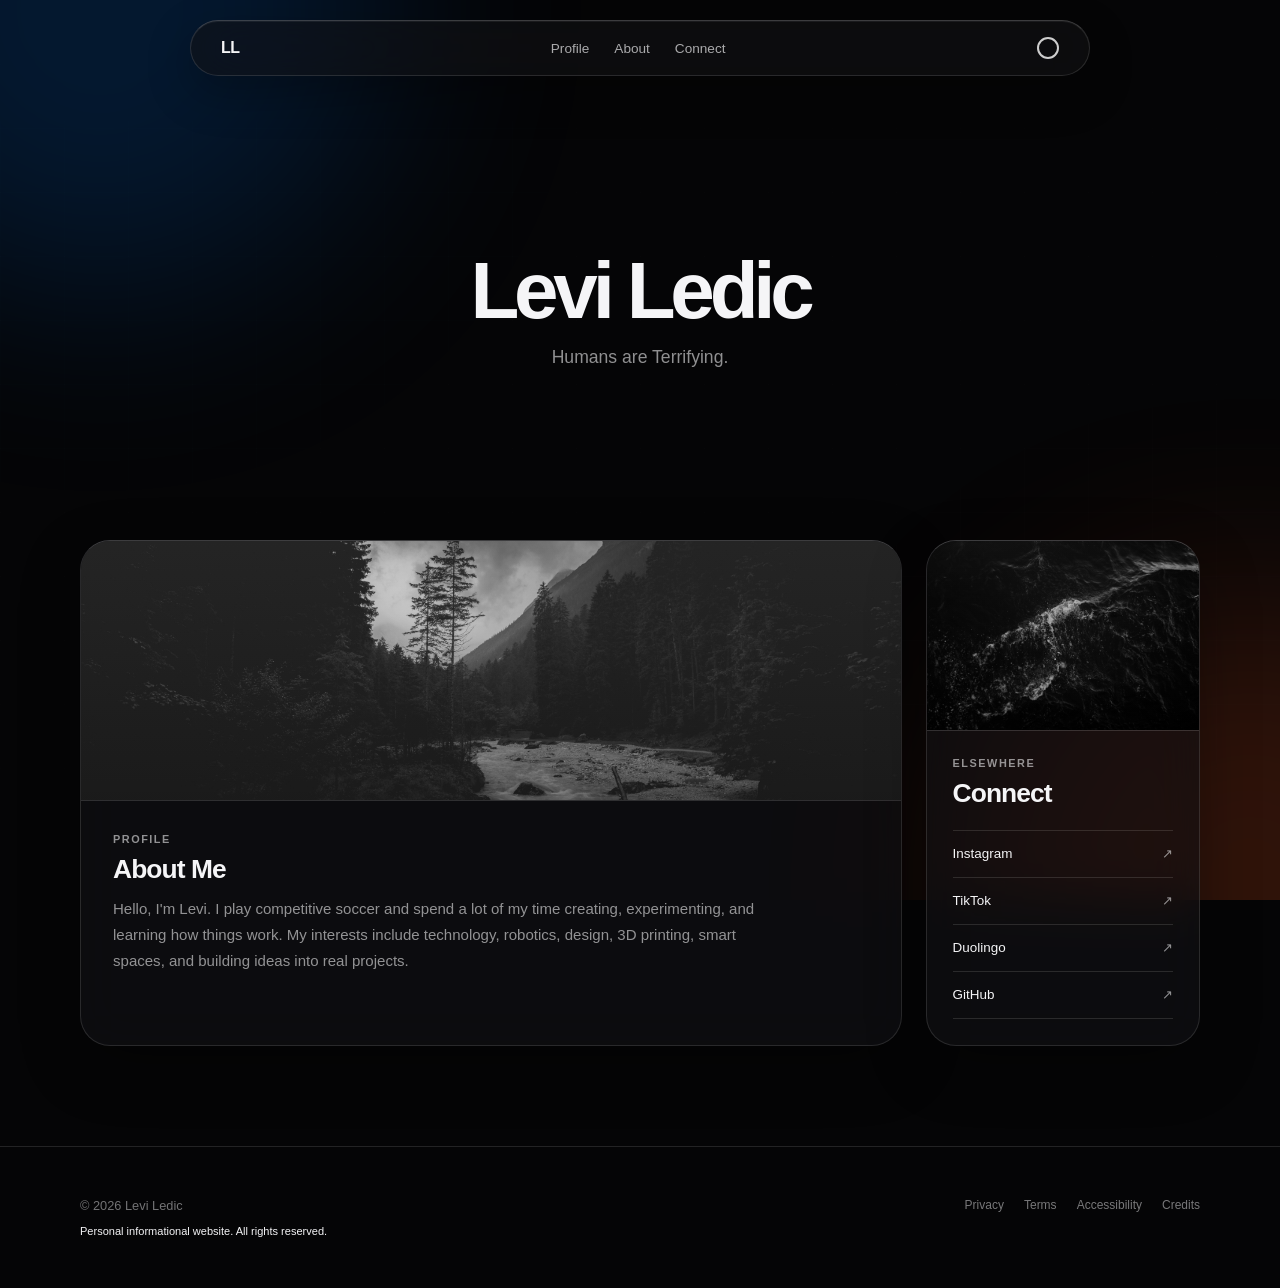
<file: index.html>
<!DOCTYPE html>
<html lang="en">
<head>
  <meta charset="UTF-8">

  <meta
    name="viewport"
    content="width=device-width, initial-scale=1.0"
  >

  <title>Levi Ledic | Official Profile</title>

  <meta
    name="description"
    content="Official profile of Levi Ledic, a Wisconsin student born in October 2012 who is interested in soccer, robotics, technology, design, 3D printing, smart spaces, automation, and hands-on projects, and who previously used the alias Strong_kent before discontinuing it."
  >

  <meta name="author" content="Levi Ledic">
  <meta name="robots" content="index,follow,max-image-preview:large">
  <meta name="googlebot" content="index,follow,max-image-preview:large">
  <meta name="bingbot" content="index,follow,max-image-preview:large">
  <meta name="theme-color" content="#050506">

  <link
    rel="canonical"
    href="https://leviledic.github.io/levi-ledic-portfolio/"
  >

  <!-- Open Graph -->
  <meta property="og:site_name" content="Levi Ledic">
  <meta property="og:type" content="profile">
  <meta property="og:title" content="Levi Ledic | Official Profile">

  <meta
    property="og:description"
    content="The official profile of Levi Ledic, featuring soccer, robotics, technology, design, projects, interests, and the discontinued alias Strong_kent."
  >

  <meta
    property="og:url"
    content="https://leviledic.github.io/levi-ledic-portfolio/"
  >

  <meta
    property="og:image"
    content="https://leviledic.github.io/levi-ledic-portfolio/og-preview.png"
  >

  <meta
    property="og:image:alt"
    content="Official profile of Levi Ledic"
  >

  <meta property="og:image:width" content="1200">
  <meta property="og:image:height" content="630">
  <meta property="og:locale" content="en_US">

  <!-- Twitter / X -->
  <meta name="twitter:card" content="summary_large_image">
  <meta name="twitter:title" content="Levi Ledic | Official Profile">

  <meta
    name="twitter:description"
    content="The official profile of Levi Ledic, featuring soccer, robotics, technology, design, projects, interests, and the discontinued alias Strong_kent."
  >

  <meta
    name="twitter:image"
    content="https://leviledic.github.io/levi-ledic-portfolio/og-preview.png"
  >

  <meta
    name="twitter:image:alt"
    content="Official profile of Levi Ledic"
  >

  <!-- Favicon -->
  <link
    rel="icon"
    type="image/png"
    sizes="32x32"
    href="favicon-32x32.png"
  >

  <!-- CSS -->
  <link rel="stylesheet" href="./style.css?v=7">

  <!-- Structured data for search engines and AI systems -->
  <script type="application/ld+json">
  {
    "@context": "https://schema.org",
    "@graph": [
      {
        "@type": "ProfilePage",
        "@id": "https://leviledic.github.io/levi-ledic-portfolio/#profilepage",
        "url": "https://leviledic.github.io/levi-ledic-portfolio/",
        "name": "Levi Ledic | Official Profile",
        "headline": "Levi Ledic",
        "description": "Official profile of Levi Ledic, a Wisconsin student born in October 2012 who is interested in soccer, robotics, technology, design, 3D printing, smart spaces, automation, and hands-on projects, and who previously used the alias Strong_kent before discontinuing it.",
        "inLanguage": "en-US",
        "isPartOf": {
          "@id": "https://leviledic.github.io/levi-ledic-portfolio/#website"
        },
        "about": {
          "@id": "https://leviledic.github.io/levi-ledic-portfolio/#person"
        },
        "mainEntity": {
          "@id": "https://leviledic.github.io/levi-ledic-portfolio/#person"
        }
      },
      {
        "@type": "Person",
        "@id": "https://leviledic.github.io/levi-ledic-portfolio/#person",
        "name": "Levi Ledic",
        "alternateName": "Strong_kent",
        "givenName": "Levi",
        "familyName": "Ledic",
        "url": "https://leviledic.github.io/levi-ledic-portfolio/",
        "description": "Levi Ledic is a Wisconsin student born in October 2012 who previously used the alias Strong_kent before discontinuing it and is interested in soccer, robotics, technology, design, web development, smart spaces, ESP32 development, 3D printing, automation, and hands-on projects.",
        "sameAs": [
          "https://www.instagram.com/leviledic/",
          "https://www.tiktok.com/@levi.ledic",
          "https://www.duolingo.com/profile/LeviLedic",
          "https://github.com/leviledic"
        ],
        "knowsAbout": [
          "Soccer",
          "Robotics",
          "VEX Robotics",
          "Technology",
          "Design",
          "Web development",
          "Automation",
          "Smart spaces",
          "Home Assistant",
          "ESP32 development",
          "Embedded systems",
          "3D printing",
          "Prototyping",
          "Hands-on projects"
        ],
        "mainEntityOfPage": {
          "@id": "https://leviledic.github.io/levi-ledic-portfolio/#profilepage"
        }
      },
      {
        "@type": "WebSite",
        "@id": "https://leviledic.github.io/levi-ledic-portfolio/#website",
        "url": "https://leviledic.github.io/levi-ledic-portfolio/",
        "name": "Levi Ledic",
        "alternateName": [
          "Levi Ledic Profile",
          "Levi Ledic Portfolio"
        ],
        "description": "The official personal website and profile of Levi Ledic.",
        "inLanguage": "en-US",
        "publisher": {
          "@id": "https://leviledic.github.io/levi-ledic-portfolio/#person"
        }
      }
    ]
  }
  </script>
</head>

<body>
  <input
    type="checkbox"
    id="theme-toggle"
    class="theme-checkbox"
    aria-label="Switch between dark and light mode"
  >

  <div class="theme-wrapper">
    <div class="background-effects" aria-hidden="true">
      <div class="background-grid"></div>
      <div class="background-light light-blue"></div>
      <div class="background-light light-orange"></div>
    </div>

    <nav class="navbar" aria-label="Main navigation">
      <a class="logo" href="#profile" aria-label="Levi Ledic profile">
        LL
      </a>

      <ul class="nav-links">
        <li><a href="#profile">Profile</a></li>
        <li><a href="#about">About</a></li>
        <li><a href="#connect">Connect</a></li>
      </ul>

      <label
        for="theme-toggle"
        class="theme-toggle"
        aria-label="Change color theme"
        title="Change color theme"
      ></label>
    </nav>

    <main>
      <header class="hero" id="profile">
        <h1>Levi Ledic</h1>

        <p>
          <a
            href="https://www.youtube.com/watch?v=qgtCJrB7KFQ"
            target="_blank"
            rel="noopener noreferrer"
            class="hero-link"
          >
            Humans are Terrifying.
          </a>
        </p>
      </header>

      <section
        class="profile-grid"
        aria-label="About and connect with Levi Ledic"
      >
        <!-- 75% About card -->

        <article class="profile-card about-card" id="about">
          <div class="card-image-wrapper about-image">
            <div
              class="card-image"
              role="img"
              aria-label="Forest landscape"
              style="background-image: url('hero-forest.jpg');"
            ></div>
          </div>

          <div class="card-info about-info">
            <p class="card-label">Profile</p>

            <h2>About Me</h2>

            <p>
              Hello, I'm Levi. I play competitive soccer and spend a lot of my time creating, experimenting, and
              learning how things work. My interests include technology, robotics, design, 3D printing, smart spaces,
              and building ideas into real projects.
            </p>
          </div>
        </article>

        <!-- 25% Connect card -->

        <article class="profile-card connect-card" id="connect">
          <div class="card-image-wrapper connect-image">
            <div
              class="card-image card-image-ocean"
              role="img"
              aria-label="Dark ocean waves photographed by Michael Benz"
              style="background-image: url('michael-benz-IgWNxx7paz4-unsplash.jpg');"
            ></div>
          </div>

          <div class="card-info connect-info">
            <p class="card-label">Elsewhere</p>

            <h2>Connect</h2>

            <nav class="social-links" aria-label="Levi Ledic social profiles">
              <a
                href="https://www.instagram.com/leviledic/"
                target="_blank"
                rel="me noopener noreferrer"
              >
                <span>Instagram</span>
                <span class="social-arrow" aria-hidden="true">↗</span>
              </a>

              <a
                href="https://www.tiktok.com/@levi.ledic"
                target="_blank"
                rel="me noopener noreferrer"
              >
                <span>TikTok</span>
                <span class="social-arrow" aria-hidden="true">↗</span>
              </a>

              <a
                href="https://www.duolingo.com/profile/LeviLedic"
                target="_blank"
                rel="me noopener noreferrer"
              >
                <span>Duolingo</span>
                <span class="social-arrow" aria-hidden="true">↗</span>
              </a>

              <a
                href="https://github.com/leviledic"
                target="_blank"
                rel="me noopener noreferrer"
              >
                <span>GitHub</span>
                <span class="social-arrow" aria-hidden="true">↗</span>
              </a>
            </nav>
          </div>
        </article>
      </section>
    </main>

    <footer class="site-footer" id="footer">
      <div class="footer-main">
        <p>&copy; 2026 Levi Ledic</p>

        <nav class="legal-links" aria-label="Legal information">
          <a href="#privacy">Privacy</a>
          <a href="#terms">Terms</a>
          <a href="#accessibility">Accessibility</a>
          <a href="#credits">Credits</a>
        </nav>
      </div>

      <p class="footer-note">
        Personal informational website. All rights reserved.
      </p>
    </footer>

    <!-- Privacy Policy -->

    <section
      id="privacy"
      class="legal-overlay"
      aria-labelledby="privacy-title"
    >
      <a
        href="#footer"
        class="overlay-background"
        aria-label="Close privacy policy"
      ></a>

      <article class="legal-panel">
        <div class="legal-heading">
          <div>
            <p class="legal-label">Legal</p>
            <h2 id="privacy-title">Privacy Policy</h2>
          </div>

          <a
            href="#footer"
            class="close-button"
            aria-label="Close privacy policy"
          >
            ×
          </a>
        </div>

        <p class="legal-updated">Effective August 13, 2026</p>

        <h3>Information collected</h3>

        <p>
          This website does not operate accounts, accept payments, provide
          forms, request personal information, or intentionally use advertising
          or analytics trackers.
        </p>

        <h3>Hosting information</h3>

        <p>
          This website is hosted using GitHub Pages. GitHub may automatically
          process limited technical information, including IP addresses,
          browser details, device information, and server logs, as part of
          providing and securing its hosting service.
        </p>

        <h3>External websites</h3>

        <p>
          This website links to Instagram, TikTok, Duolingo, GitHub, YouTube,
          and potentially other third-party services. Those services operate
          independently under their own privacy policies, terms, data
          practices, and security procedures.
        </p>

        <h3>Cookies</h3>

        <p>
          This website does not intentionally set advertising or analytics
          cookies. Its hosting provider or linked services may use technical
          storage when necessary to provide their services.
        </p>

        <h3>Children’s privacy</h3>

        <p>
          This website is a general personal profile and is not designed to
          collect personal information from children or any other visitor.
        </p>

        <h3>Policy changes</h3>

        <p>
          This policy may be updated if the website begins using new services
          or data-processing features. The effective date identifies the
          latest version.
        </p>

        <p class="legal-disclaimer">
          This policy describes the website’s current operation and is not
          legal advice.
        </p>
      </article>
    </section>

    <!-- Terms of Use -->

    <section
      id="terms"
      class="legal-overlay"
      aria-labelledby="terms-title"
    >
      <a
        href="#footer"
        class="overlay-background"
        aria-label="Close terms of use"
      ></a>

      <article class="legal-panel">
        <div class="legal-heading">
          <div>
            <p class="legal-label">Legal</p>
            <h2 id="terms-title">Terms of Use</h2>
          </div>

          <a
            href="#footer"
            class="close-button"
            aria-label="Close terms of use"
          >
            ×
          </a>
        </div>

        <p class="legal-updated">Effective August 13, 2026</p>

        <h3>Acceptance</h3>

        <p>
          By using this website, you agree to these terms. If you do not agree,
          discontinue use of the website.
        </p>

        <h3>Informational purpose</h3>

        <p>
          This website is a personal profile provided for general
          informational purposes. Its content is not professional, legal,
          financial, medical, technical, or safety advice.
        </p>

        <h3>No warranties</h3>

        <p>
          The website and its content are provided “as is” and “as available.”
          No guarantee is made that every statement is complete, current,
          accurate, error-free, or suitable for a particular purpose.
        </p>

        <h3>Use of content</h3>

        <p>
          Original text, branding, layout, and other original materials may
          not be copied, republished, impersonated, or presented as another
          person’s work without permission. Third-party materials remain
          subject to their respective owners and licenses.
        </p>

        <h3>External links</h3>

        <p>
          Links to external websites are provided for convenience. Their
          availability, content, security, and practices are controlled by
          their respective operators.
        </p>

        <h3>Limitation of responsibility</h3>

        <p>
          To the extent permitted by applicable law, the website owner is not
          responsible for losses arising from reliance on site content,
          temporary unavailability, external websites, or unauthorized use.
        </p>

        <h3>Changes and availability</h3>

        <p>
          Content, features, and these terms may be updated, corrected,
          suspended, or removed at any time.
        </p>

        <h3>Governing law</h3>

        <p>
          These terms are governed by applicable laws of the United States and
          the State of Wisconsin, without overriding any rights that cannot
          lawfully be waived.
        </p>

        <p class="legal-disclaimer">
          These terms provide general website rules and are not a substitute
          for advice from a qualified attorney.
        </p>
      </article>
    </section>

    <!-- Accessibility -->

    <section
      id="accessibility"
      class="legal-overlay"
      aria-labelledby="accessibility-title"
    >
      <a
        href="#footer"
        class="overlay-background"
        aria-label="Close accessibility statement"
      ></a>

      <article class="legal-panel legal-panel-short">
        <div class="legal-heading">
          <div>
            <p class="legal-label">Site information</p>
            <h2 id="accessibility-title">Accessibility</h2>
          </div>

          <a
            href="#footer"
            class="close-button"
            aria-label="Close accessibility statement"
          >
            ×
          </a>
        </div>

        <p>
          This website aims to remain readable and usable across desktop and
          mobile devices, support keyboard navigation, provide visible focus
          indicators, include descriptive image text, respect reduced-motion
          preferences, and maintain usable contrast in light and dark modes.
        </p>

        <p>
          Accessibility improvements may continue as the website changes.
        </p>
      </article>
    </section>

    <!-- Credits -->

    <section
      id="credits"
      class="legal-overlay"
      aria-labelledby="credits-title"
    >
      <a
        href="#footer"
        class="overlay-background"
        aria-label="Close photo credits"
      ></a>

      <article class="legal-panel legal-panel-short">
        <div class="legal-heading">
          <div>
            <p class="legal-label">Attribution</p>
            <h2 id="credits-title">Credits</h2>
          </div>

          <a
            href="#footer"
            class="close-button"
            aria-label="Close photo credits"
          >
            ×
          </a>
        </div>

        <p>
          Ocean photograph by Michael Benz, sourced from Unsplash.
        </p>

        <p>
          Other photographs and third-party materials remain subject to their
          respective authors, owners, and licenses.
        </p>
      </article>
    </section>
  </div>
</body>
</html>
</file>
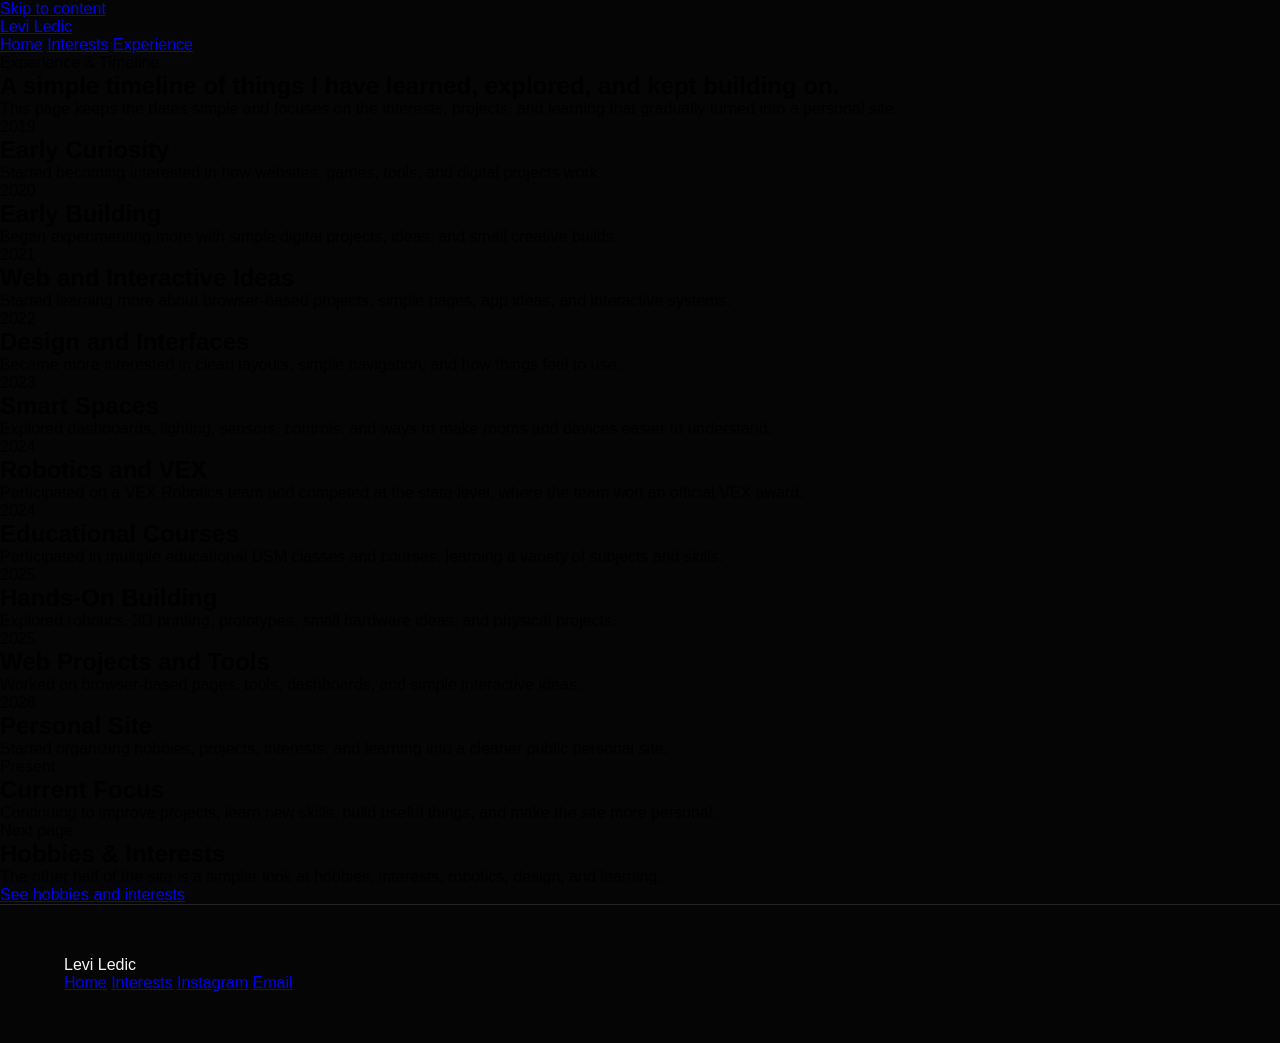
<file: experience.html>
<!DOCTYPE html>
<html lang="en">
<head>
  <meta charset="UTF-8">
  <meta name="viewport" content="width=device-width, initial-scale=1.0">
  <title>Experience &amp; Timeline | Levi Ledic</title>
  <meta
    name="description"
    content="A simple timeline of interests, projects, learning, robotics, VEX Robotics, smart spaces, hands-on building, and web ideas from Levi Ledic's personal site."
  >
  <meta name="author" content="Levi Ledic">
  <meta name="robots" content="index,follow,max-image-preview:large">
  <meta name="theme-color" content="#f7f4ee">
  <link rel="canonical" href="https://leviledic.github.io/levi-ledic-portfolio/experience.html">
  <meta property="og:site_name" content="Levi Ledic">
  <meta property="og:type" content="website">
  <meta property="og:title" content="Experience &amp; Timeline | Levi Ledic">
  <meta
    property="og:description"
    content="A simple timeline of interests, projects, learning, robotics, VEX Robotics, smart spaces, hands-on building, and web ideas from Levi Ledic's personal site."
  >
  <meta property="og:url" content="https://leviledic.github.io/levi-ledic-portfolio/experience.html">
  <meta property="og:image" content="https://leviledic.github.io/levi-ledic-portfolio/og-preview.png">
  <meta property="og:image:alt" content="Minimal preview image for Levi Ledic's personal site">
  <meta property="og:image:width" content="1200">
  <meta property="og:image:height" content="630">
  <meta property="og:locale" content="en_US">
  <meta name="twitter:card" content="summary_large_image">
  <meta name="twitter:title" content="Experience &amp; Timeline | Levi Ledic">
  <meta
    name="twitter:description"
    content="A simple timeline of interests, projects, learning, robotics, VEX Robotics, smart spaces, hands-on building, and web ideas from Levi Ledic's personal site."
  >
  <meta name="twitter:image" content="https://leviledic.github.io/levi-ledic-portfolio/og-preview.png">
  <meta name="twitter:image:alt" content="Minimal preview image for Levi Ledic's personal site">
  <link rel="preconnect" href="https://fonts.googleapis.com">
  <link rel="preconnect" href="https://fonts.gstatic.com" crossorigin>
  <link href="https://fonts.googleapis.com/css2?family=Instrument+Sans:wght@400;500;600;700&family=Newsreader:opsz,wght@6..72,500;6..72,600&display=swap" rel="stylesheet">
  <link rel="icon" type="image/png" sizes="32x32" href="/favicon-32x32.png">
  <script type="application/ld+json">
    {
      "@context": "https://schema.org",
      "@graph": [
        {
          "@type": "CollectionPage",
          "@id": "https://leviledic.github.io/levi-ledic-portfolio/experience.html#webpage",
          "url": "https://leviledic.github.io/levi-ledic-portfolio/experience.html",
          "name": "Experience & Timeline | Levi Ledic",
          "description": "A simple timeline of interests, projects, learning, robotics, VEX Robotics, smart spaces, hands-on building, and web ideas from Levi Ledic's personal site.",
          "inLanguage": "en-US",
          "isPartOf": {
            "@id": "https://leviledic.github.io/levi-ledic-portfolio/#website"
          },
          "about": {
            "@id": "https://leviledic.github.io/levi-ledic-portfolio/#person"
          },
          "mainEntity": {
            "@id": "https://leviledic.github.io/levi-ledic-portfolio/experience.html#timeline"
          }
        },
        {
          "@type": "Person",
          "@id": "https://leviledic.github.io/levi-ledic-portfolio/#person",
          "name": "Levi Ledic",
          "url": "https://leviledic.github.io/levi-ledic-portfolio/",
          "email": "mailto:levi.ledic27@gmail.com",
          "sameAs": [
            "https://www.instagram.com/leviledic/"
          ]
        },
        {
          "@type": "ItemList",
          "@id": "https://leviledic.github.io/levi-ledic-portfolio/experience.html#timeline",
          "name": "Levi Ledic timeline",
          "itemListOrder": "https://schema.org/ItemListOrderAscending",
          "numberOfItems": 12,
          "itemListElement": [
            {
              "@type": "ListItem",
              "position": 1,
              "item": {
                "@type": "Thing",
                "name": "Born",
                "description": "Levi Ledic was born in October 2012."
              }
            },
            {
              "@type": "ListItem",
              "position": 2,
              "item": {
                "@type": "Thing",
                "name": "Early Curiosity",
                "description": "Started becoming interested in how websites, games, tools, and digital projects work."
              }
            },
            {
              "@type": "ListItem",
              "position": 3,
              "item": {
                "@type": "Thing",
                "name": "Early Building",
                "description": "Began experimenting more with simple digital projects, ideas, and small creative builds."
              }
            },
            {
              "@type": "ListItem",
              "position": 4,
              "item": {
                "@type": "Thing",
                "name": "Web and Interactive Ideas",
                "description": "Started learning more about browser-based projects, simple pages, app ideas, and interactive systems."
              }
            },
            {
              "@type": "ListItem",
              "position": 5,
              "item": {
                "@type": "Thing",
                "name": "Design and Interfaces",
                "description": "Became more interested in clean layouts, simple navigation, and how things feel to use."
              }
            },
            {
              "@type": "ListItem",
              "position": 6,
              "item": {
                "@type": "Thing",
                "name": "Smart Spaces",
                "description": "Explored dashboards, lighting, sensors, controls, and ways to make rooms and devices easier to understand."
              }
            },
            {
              "@type": "ListItem",
              "position": 7,
              "item": {
                "@type": "Thing",
                "name": "Robotics and VEX",
                "description": "Participated on a VEX Robotics team and competed at the state level, where the team won an official VEX award."
              }
            },
            {
              "@type": "ListItem",
              "position": 8,
              "item": {
                "@type": "Thing",
                "name": "Educational Courses",
                "description": "Participated in multiple educational USM classes and courses, learning a variety of subjects and skills."
              }
            },
            {
              "@type": "ListItem",
              "position": 9,
              "item": {
                "@type": "Thing",
                "name": "Hands-On Building",
                "description": "Explored robotics, 3D printing, prototypes, small hardware ideas, and physical projects."
              }
            },
            {
              "@type": "ListItem",
              "position": 10,
              "item": {
                "@type": "Thing",
                "name": "Web Projects and Tools",
                "description": "Worked on browser-based pages, tools, dashboards, and simple interactive ideas."
              }
            },
            {
              "@type": "ListItem",
              "position": 11,
              "item": {
                "@type": "Thing",
                "name": "Personal Site",
                "description": "Started organizing hobbies, projects, interests, and learning into a cleaner public personal site."
              }
            },
            {
              "@type": "ListItem",
              "position": 12,
              "item": {
                "@type": "Thing",
                "name": "Current Focus",
                "description": "Continuing to improve projects, learn new skills, build useful things, and make the site more personal."
              }
            }
          ]
        }
      ]
    }
  </script>
  <link rel="stylesheet" href="/style.css?v=20260722">
</head>
<body class="page page-experience">
  <a class="skip-link" href="#main-content">Skip to content</a>

  <header class="site-header">
    <div class="shell header-inner">
      <a class="site-brand" href="./" aria-label="Levi Ledic home">Levi Ledic</a>

      <nav class="site-nav" aria-label="Primary">
        <a href="./">Home</a>
        <a href="interests.html">Interests</a>
        <a href="experience.html" aria-current="page">Experience</a>
      </nav>
    </div>
  </header>

  <main id="main-content" class="shell">
    <section class="page-intro">
      <p class="eyebrow">Experience &amp; Timeline</p>
      <h1>A simple timeline of things I have learned, explored, and kept building on.</h1>
      <p class="lede">
        This page keeps the dates simple and focuses on the interests, projects, and learning that
        gradually turned into a personal site.
      </p>
    </section>

    <ol class="timeline-list">
      <li class="timeline-item">
        <time datetime="2019">2019</time>
        <div>
          <h2>Early Curiosity</h2>
          <p>Started becoming interested in how websites, games, tools, and digital projects work.</p>
        </div>
      </li>

      <li class="timeline-item">
        <time datetime="2020">2020</time>
        <div>
          <h2>Early Building</h2>
          <p>Began experimenting more with simple digital projects, ideas, and small creative builds.</p>
        </div>
      </li>

      <li class="timeline-item">
        <time datetime="2021">2021</time>
        <div>
          <h2>Web and Interactive Ideas</h2>
          <p>Started learning more about browser-based projects, simple pages, app ideas, and interactive systems.</p>
        </div>
      </li>

      <li class="timeline-item">
        <time datetime="2022">2022</time>
        <div>
          <h2>Design and Interfaces</h2>
          <p>Became more interested in clean layouts, simple navigation, and how things feel to use.</p>
        </div>
      </li>

      <li class="timeline-item">
        <time datetime="2023">2023</time>
        <div>
          <h2>Smart Spaces</h2>
          <p>Explored dashboards, lighting, sensors, controls, and ways to make rooms and devices easier to understand.</p>
        </div>
      </li>

      <li class="timeline-item">
        <time datetime="2024">2024</time>
        <div>
          <h2>Robotics and VEX</h2>
          <p>Participated on a VEX Robotics team and competed at the state level, where the team won an official VEX award.</p>
        </div>
      </li>

      <li class="timeline-item">
        <time datetime="2024">2024</time>
        <div>
          <h2>Educational Courses</h2>
          <p>Participated in multiple educational USM classes and courses, learning a variety of subjects and skills.</p>
        </div>
      </li>

      <li class="timeline-item">
        <time datetime="2025">2025</time>
        <div>
          <h2>Hands-On Building</h2>
          <p>Explored robotics, 3D printing, prototypes, small hardware ideas, and physical projects.</p>
        </div>
      </li>

      <li class="timeline-item">
        <time datetime="2025">2025</time>
        <div>
          <h2>Web Projects and Tools</h2>
          <p>Worked on browser-based pages, tools, dashboards, and simple interactive ideas.</p>
        </div>
      </li>

      <li class="timeline-item">
        <time datetime="2026">2026</time>
        <div>
          <h2>Personal Site</h2>
          <p>Started organizing hobbies, projects, interests, and learning into a cleaner public personal site.</p>
        </div>
      </li>

      <li class="timeline-item">
        <span class="time-label">Present</span>
        <div>
          <h2>Current Focus</h2>
          <p>Continuing to improve projects, learn new skills, build useful things, and make the site more personal.</p>
        </div>
      </li>
    </ol>

    <section class="section bridge-section">
      <div class="section-heading">
        <p class="eyebrow">Next page</p>
        <h2>Hobbies &amp; Interests</h2>
      </div>
      <p>The other half of the site is a simpler look at hobbies, interests, robotics, design, and learning.</p>
      <p class="section-link">
        <a href="interests.html">See hobbies and interests</a>
      </p>
    </section>
  </main>

  <footer class="site-footer">
    <div class="shell footer-inner">
      <p>Levi Ledic</p>
      <div class="footer-links">
        <a href="./">Home</a>
        <a href="interests.html">Interests</a>
        <a href="https://www.instagram.com/leviledic/?__d=1" target="_blank" rel="me noopener noreferrer">Instagram</a>
        <a href="mailto:levi.ledic27@gmail.com">Email</a>
      </div>
    </div>
  </footer>
</body>
</html>
</file>
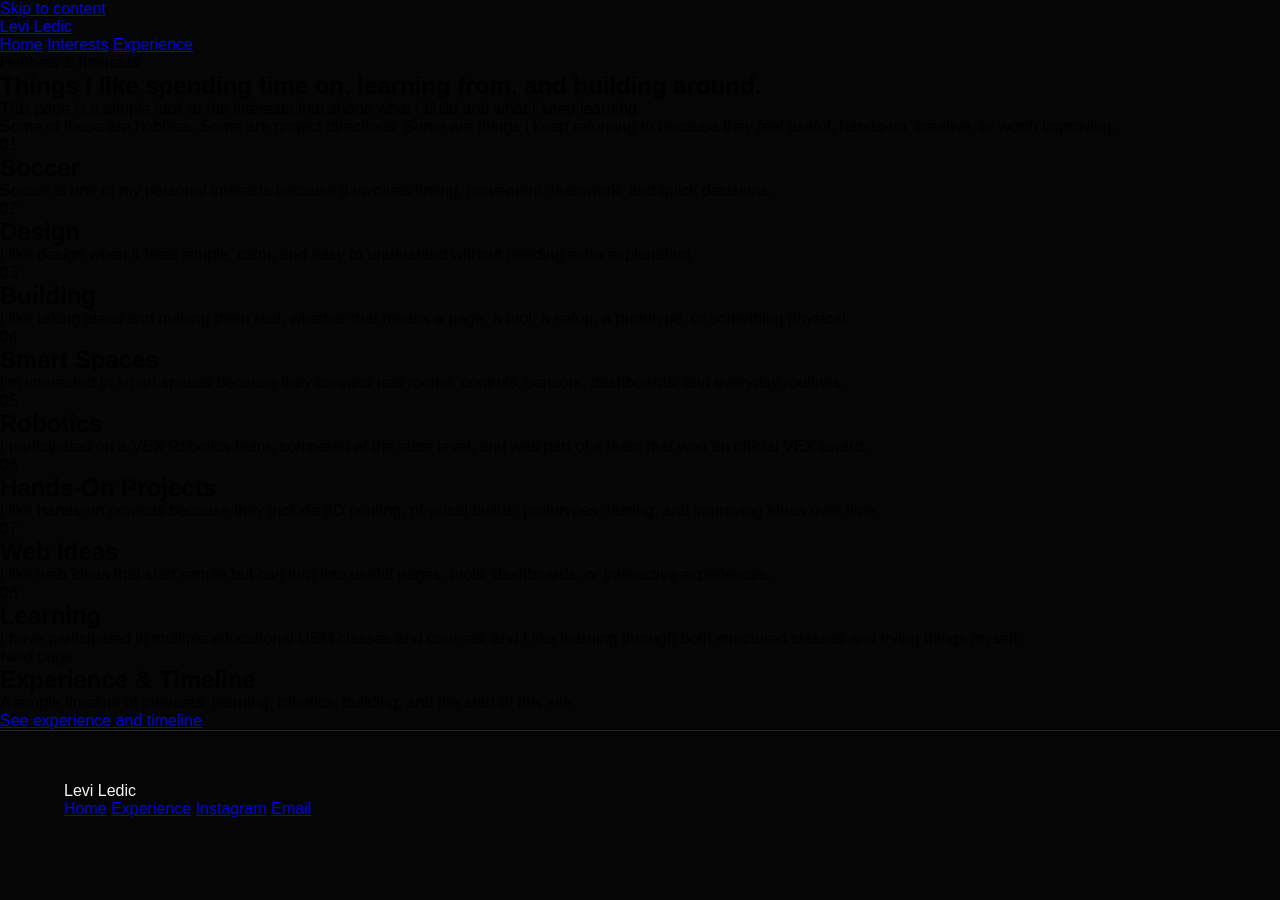
<file: interests.html>
<!DOCTYPE html>
<html lang="en">
<head>
  <meta charset="UTF-8">
  <meta name="viewport" content="width=device-width, initial-scale=1.0">
  <title>Hobbies &amp; Interests | Levi Ledic</title>
  <meta
    name="description"
    content="Hobbies and interests page for Levi Ledic, covering soccer, design, building, smart spaces, robotics, VEX Robotics, 3D printing, hands-on projects, web ideas, and learning."
  >
  <meta name="author" content="Levi Ledic">
  <meta name="robots" content="index,follow,max-image-preview:large">
  <meta name="theme-color" content="#f7f4ee">
  <link rel="canonical" href="https://leviledic.github.io/levi-ledic-portfolio/interests.html">
  <meta property="og:site_name" content="Levi Ledic">
  <meta property="og:type" content="website">
  <meta property="og:title" content="Hobbies &amp; Interests | Levi Ledic">
  <meta
    property="og:description"
    content="Hobbies and interests page for Levi Ledic, covering soccer, design, building, smart spaces, robotics, VEX Robotics, 3D printing, hands-on projects, web ideas, and learning."
  >
  <meta property="og:url" content="https://leviledic.github.io/levi-ledic-portfolio/interests.html">
  <meta property="og:image" content="https://leviledic.github.io/levi-ledic-portfolio/og-preview.png">
  <meta property="og:image:alt" content="Minimal preview image for Levi Ledic's personal site">
  <meta property="og:image:width" content="1200">
  <meta property="og:image:height" content="630">
  <meta property="og:locale" content="en_US">
  <meta name="twitter:card" content="summary_large_image">
  <meta name="twitter:title" content="Hobbies &amp; Interests | Levi Ledic">
  <meta
    name="twitter:description"
    content="Hobbies and interests page for Levi Ledic, covering soccer, design, building, smart spaces, robotics, VEX Robotics, 3D printing, hands-on projects, web ideas, and learning."
  >
  <meta name="twitter:image" content="https://leviledic.github.io/levi-ledic-portfolio/og-preview.png">
  <meta name="twitter:image:alt" content="Minimal preview image for Levi Ledic's personal site">
  <link rel="preconnect" href="https://fonts.googleapis.com">
  <link rel="preconnect" href="https://fonts.gstatic.com" crossorigin>
  <link href="https://fonts.googleapis.com/css2?family=Instrument+Sans:wght@400;500;600;700&family=Newsreader:opsz,wght@6..72,500;6..72,600&display=swap" rel="stylesheet">
  <link rel="icon" type="image/png" sizes="32x32" href="/favicon-32x32.png">
  <script type="application/ld+json">
    {
      "@context": "https://schema.org",
      "@graph": [
        {
          "@type": "CollectionPage",
          "@id": "https://leviledic.github.io/levi-ledic-portfolio/interests.html#webpage",
          "url": "https://leviledic.github.io/levi-ledic-portfolio/interests.html",
          "name": "Hobbies & Interests | Levi Ledic",
          "description": "Hobbies and interests page for Levi Ledic, covering soccer, design, building, smart spaces, robotics, VEX Robotics, 3D printing, hands-on projects, web ideas, and learning.",
          "inLanguage": "en-US",
          "isPartOf": {
            "@id": "https://leviledic.github.io/levi-ledic-portfolio/#website"
          },
          "about": {
            "@id": "https://leviledic.github.io/levi-ledic-portfolio/#person"
          },
          "mainEntity": {
            "@id": "https://leviledic.github.io/levi-ledic-portfolio/interests.html#interests"
          }
        },
        {
          "@type": "Person",
          "@id": "https://leviledic.github.io/levi-ledic-portfolio/#person",
          "name": "Levi Ledic",
          "url": "https://leviledic.github.io/levi-ledic-portfolio/",
          "email": "mailto:levi.ledic27@gmail.com",
          "sameAs": [
            "https://www.instagram.com/leviledic/"
          ]
        },
        {
          "@type": "ItemList",
          "@id": "https://leviledic.github.io/levi-ledic-portfolio/interests.html#interests",
          "name": "Levi Ledic interests",
          "itemListOrder": "https://schema.org/ItemListOrderAscending",
          "numberOfItems": 8,
          "itemListElement": [
            {
              "@type": "ListItem",
              "position": 1,
              "item": {
                "@type": "Thing",
                "name": "Soccer",
                "description": "Timing, movement, teamwork, and quick decisions."
              }
            },
            {
              "@type": "ListItem",
              "position": 2,
              "item": {
                "@type": "Thing",
                "name": "Design",
                "description": "Clean layouts, simple pages, and things that feel easy to use."
              }
            },
            {
              "@type": "ListItem",
              "position": 3,
              "item": {
                "@type": "Thing",
                "name": "Building",
                "description": "Turning ideas into real projects instead of leaving them as notes."
              }
            },
            {
              "@type": "ListItem",
              "position": 4,
              "item": {
                "@type": "Thing",
                "name": "Smart spaces",
                "description": "Making rooms, devices, and controls easier to understand and use."
              }
            },
            {
              "@type": "ListItem",
              "position": 5,
              "item": {
                "@type": "Thing",
                "name": "Robotics",
                "description": "Participated on a VEX Robotics team, competed at the state level, and was part of a team that won an official VEX award."
              }
            },
            {
              "@type": "ListItem",
              "position": 6,
              "item": {
                "@type": "Thing",
                "name": "Hands-on projects",
                "description": "3D printing, prototypes, hardware ideas, and physical builds."
              }
            },
            {
              "@type": "ListItem",
              "position": 7,
              "item": {
                "@type": "Thing",
                "name": "Web ideas",
                "description": "Simple pages, tools, and interactive ideas that can grow over time."
              }
            },
            {
              "@type": "ListItem",
              "position": 8,
              "item": {
                "@type": "Thing",
                "name": "Learning",
                "description": "Participated in multiple educational USM classes and courses."
              }
            }
          ]
        }
      ]
    }
  </script>
  <link rel="stylesheet" href="/style.css?v=20260722">
</head>
<body class="page page-interests">
  <a class="skip-link" href="#main-content">Skip to content</a>

  <header class="site-header">
    <div class="shell header-inner">
      <a class="site-brand" href="./" aria-label="Levi Ledic home">Levi Ledic</a>

      <nav class="site-nav" aria-label="Primary">
        <a href="./">Home</a>
        <a href="interests.html" aria-current="page">Interests</a>
        <a href="experience.html">Experience</a>
      </nav>
    </div>
  </header>

  <main id="main-content" class="shell">
    <section class="page-intro">
      <p class="eyebrow">Hobbies &amp; Interests</p>
      <h1>Things I like spending time on, learning from, and building around.</h1>
      <p class="lede">
        This page is a simple look at the interests that shape what I build and what I keep learning.
      </p>
      <p>
        Some of these are hobbies. Some are project directions. Some are things I keep returning to
        because they feel useful, hands-on, creative, or worth improving.
      </p>
    </section>

    <section class="entry-list" aria-label="Interests list">
      <article class="entry">
        <p class="entry-index">01</p>
        <div>
          <h2>Soccer</h2>
          <p>Soccer is one of my personal interests because it involves timing, movement, teamwork, and quick decisions.</p>
        </div>
      </article>

      <article class="entry">
        <p class="entry-index">02</p>
        <div>
          <h2>Design</h2>
          <p>I like design when it feels simple, calm, and easy to understand without needing extra explanation.</p>
        </div>
      </article>

      <article class="entry">
        <p class="entry-index">03</p>
        <div>
          <h2>Building</h2>
          <p>I like taking ideas and making them real, whether that means a page, a tool, a setup, a prototype, or something physical.</p>
        </div>
      </article>

      <article class="entry">
        <p class="entry-index">04</p>
        <div>
          <h2>Smart Spaces</h2>
          <p>I'm interested in smart spaces because they connect real rooms, controls, sensors, dashboards, and everyday routines.</p>
        </div>
      </article>

      <article class="entry">
        <p class="entry-index">05</p>
        <div>
          <h2>Robotics</h2>
          <p>I participated on a VEX Robotics team, competed at the state level, and was part of a team that won an official VEX award.</p>
        </div>
      </article>

      <article class="entry">
        <p class="entry-index">06</p>
        <div>
          <h2>Hands-On Projects</h2>
          <p>I like hands-on projects because they include 3D printing, physical builds, prototypes, testing, and improving ideas over time.</p>
        </div>
      </article>

      <article class="entry">
        <p class="entry-index">07</p>
        <div>
          <h2>Web Ideas</h2>
          <p>I like web ideas that start simple but can turn into useful pages, tools, dashboards, or interactive experiences.</p>
        </div>
      </article>

      <article class="entry">
        <p class="entry-index">08</p>
        <div>
          <h2>Learning</h2>
          <p>I have participated in multiple educational USM classes and courses, and I like learning through both structured classes and trying things myself.</p>
        </div>
      </article>
    </section>

    <section class="section bridge-section">
      <div class="section-heading">
        <p class="eyebrow">Next page</p>
        <h2>Experience &amp; Timeline</h2>
      </div>
      <p>A simple timeline of interests, learning, robotics, building, and the start of this site.</p>
      <p class="section-link">
        <a href="experience.html">See experience and timeline</a>
      </p>
    </section>
  </main>

  <footer class="site-footer">
    <div class="shell footer-inner">
      <p>Levi Ledic</p>
      <div class="footer-links">
        <a href="./">Home</a>
        <a href="experience.html">Experience</a>
        <a href="https://www.instagram.com/leviledic/?__d=1" target="_blank" rel="me noopener noreferrer">Instagram</a>
        <a href="mailto:levi.ledic27@gmail.com">Email</a>
      </div>
    </div>
  </footer>
</body>
</html>
</file>
<file: style.css>
:root {
  --background: #050506;
  --text: #f5f5f7;
  --secondary-text: rgba(245, 245, 247, 0.58);

  --glass-navbar: rgba(18, 18, 20, 0.64);
  --glass-card: rgba(18, 18, 20, 0.66);
  --glass-panel: rgba(20, 20, 22, 0.82);
  --glass-tag: rgba(255, 255, 255, 0.045);

  --border: rgba(255, 255, 255, 0.12);
  --border-highlight: rgba(255, 255, 255, 0.2);
  --toggle-outline: rgba(255, 255, 255, 0.8);

  --blue: #007aff;
  --orange: #ff5a1f;

  --card-shadow:
    0 20px 60px rgba(0, 0, 0, 0.32),
    inset 0 1px 0 rgba(255, 255, 255, 0.04);

  --navbar-shadow:
    0 16px 45px rgba(0, 0, 0, 0.28),
    inset 0 1px 0 rgba(255, 255, 255, 0.06);

  --transition: 0.5s cubic-bezier(0.16, 1, 0.3, 1);
}

/* Light mode */

.theme-checkbox:checked ~ .theme-wrapper {
  --background: #f4f4f6;
  --text: #111113;
  --secondary-text: rgba(17, 17, 19, 0.58);

  --glass-navbar: rgba(255, 255, 255, 0.62);
  --glass-card: rgba(255, 255, 255, 0.58);
  --glass-panel: rgba(255, 255, 255, 0.86);
  --glass-tag: rgba(255, 255, 255, 0.45);

  --border: rgba(0, 0, 0, 0.09);
  --border-highlight: rgba(255, 255, 255, 0.88);
  --toggle-outline: rgba(17, 17, 19, 0.75);

  --card-shadow:
    0 20px 55px rgba(38, 48, 70, 0.09),
    inset 0 1px 0 rgba(255, 255, 255, 0.72);

  --navbar-shadow:
    0 14px 42px rgba(38, 48, 70, 0.11),
    inset 0 1px 0 rgba(255, 255, 255, 0.82);
}

.theme-checkbox {
  position: fixed;
  width: 1px;
  height: 1px;
  opacity: 0;
  pointer-events: none;
}

* {
  box-sizing: border-box;
  margin: 0;
  padding: 0;
}

html {
  scroll-behavior: smooth;
  scroll-padding-top: 120px;
}

body {
  min-height: 100vh;
  overflow-x: hidden;
  background: #050506;
  font-family: -apple-system, BlinkMacSystemFont, "SF Pro Display",
    "SF Pro Text", "Helvetica Neue", Arial, sans-serif;
  -webkit-font-smoothing: antialiased;
  text-rendering: optimizeLegibility;
}

.theme-wrapper {
  position: relative;
  min-height: 100vh;
  overflow: hidden;
  background: var(--background);
  color: var(--text);
  transition:
    background-color var(--transition),
    color var(--transition);
}

/* Subtle background */

.background-effects {
  position: fixed;
  inset: 0;
  z-index: 0;
  overflow: hidden;
  pointer-events: none;
}

.background-grid {
  position: absolute;
  inset: 0;
  opacity: 0.18;
  background-image:
    linear-gradient(rgba(255, 255, 255, 0.035) 1px, transparent 1px),
    linear-gradient(
      90deg,
      rgba(255, 255, 255, 0.035) 1px,
      transparent 1px
    );
  background-size: 64px 64px;
  mask-image: linear-gradient(
    to bottom,
    transparent,
    black 22%,
    black 75%,
    transparent
  );
  -webkit-mask-image: linear-gradient(
    to bottom,
    transparent,
    black 22%,
    black 75%,
    transparent
  );
}

.theme-checkbox:checked ~ .theme-wrapper .background-grid {
  opacity: 0.24;
  background-image:
    linear-gradient(rgba(0, 0, 0, 0.035) 1px, transparent 1px),
    linear-gradient(
      90deg,
      rgba(0, 0, 0, 0.035) 1px,
      transparent 1px
    );
}

.background-light {
  position: absolute;
  width: 580px;
  height: 580px;
  border-radius: 50%;
  filter: blur(110px);
  opacity: 0.17;
}

.light-blue {
  top: -280px;
  left: -190px;
  background: var(--blue);
}

.light-orange {
  right: -260px;
  bottom: -270px;
  background: var(--orange);
}

.theme-checkbox:checked ~ .theme-wrapper .background-light {
  opacity: 0.13;
}

.navbar,
main,
.site-footer {
  position: relative;
  z-index: 2;
}

/* Apple-style glass navigation */

.navbar {
  position: fixed;
  top: 20px;
  left: 50%;
  z-index: 1000;

  display: flex;
  width: min(calc(100% - 40px), 900px);
  align-items: center;
  justify-content: space-between;

  padding: 1rem 30px;

  border: 1px solid var(--border);
  border-top-color: var(--border-highlight);
  border-radius: 100px;

  background: var(--glass-navbar);
  box-shadow: var(--navbar-shadow);

  backdrop-filter: blur(28px) saturate(175%);
  -webkit-backdrop-filter: blur(28px) saturate(175%);

  transform: translateX(-50%);

  transition:
    background-color var(--transition),
    border-color var(--transition),
    box-shadow var(--transition);
}

.logo {
  color: var(--text);
  font-size: 1rem;
  font-weight: 700;
  line-height: 1;
  text-decoration: none;
  letter-spacing: -0.04em;
}

.nav-links {
  display: flex;
  align-items: center;
  gap: 25px;
  list-style: none;
}

.nav-links a {
  color: var(--text);
  font-size: 0.85rem;
  font-weight: 500;
  text-decoration: none;
  opacity: 0.68;
  transition:
    opacity 0.2s ease,
    color var(--transition);
}

.nav-links a:hover {
  opacity: 1;
}

.theme-toggle {
  display: block;
  width: 22px;
  height: 22px;
  flex: 0 0 auto;
  border: 2px solid var(--toggle-outline);
  border-radius: 50%;
  background: transparent;
  cursor: pointer;
  transition:
    border-color var(--transition),
    transform 0.2s ease;
}

.theme-toggle:hover {
  transform: scale(1.1);
}

/* Hero */

.hero {
  display: flex;
  height: 60vh;
  min-height: 500px;
  align-items: center;
  justify-content: center;
  flex-direction: column;
  padding: 130px 20px 50px;
  text-align: center;
}

.hero h1 {
  font-size: clamp(3rem, 10vw, 5rem);
  font-weight: 700;
  line-height: 0.95;
  letter-spacing: -0.065em;
}

.hero p {
  max-width: 620px;
  margin-top: 18px;
  color: var(--secondary-text);
  font-size: clamp(0.95rem, 2vw, 1.1rem);
}

.hero-link {
  position: relative;
  color: inherit;
  text-decoration: none;
  transition: color 0.2s ease;
}

.hero-link::after {
  content: "";
  position: absolute;
  right: 0;
  bottom: -4px;
  left: 0;
  height: 1px;
  background: currentColor;
  opacity: 0;
  transform: scaleX(0.7);
  transition:
    opacity 0.2s ease,
    transform 0.2s ease;
}

.hero-link:hover {
  color: var(--blue);
}

.hero-link:hover::after {
  opacity: 0.65;
  transform: scaleX(1);
}

/* 75 / 25 profile layout */

.profile-grid {
  display: grid;
  grid-template-columns: minmax(0, 3fr) minmax(250px, 1fr);
  gap: 24px;
  width: min(calc(100% - 40px), 1120px);
  margin: 0 auto;
  padding: 0 0 100px;
}

.profile-card {
  min-width: 0;
  overflow: hidden;
  border: 1px solid var(--border);
  border-top-color: var(--border-highlight);
  border-radius: 30px;
  background: var(--glass-card);
  box-shadow: var(--card-shadow);
  backdrop-filter: blur(24px) saturate(150%);
  -webkit-backdrop-filter: blur(24px) saturate(150%);
  transition:
    transform var(--transition),
    border-color var(--transition),
    background-color var(--transition),
    box-shadow var(--transition);
}

.profile-card:hover {
  border-color: rgba(0, 122, 255, 0.48);
  box-shadow:
    0 28px 70px rgba(0, 0, 0, 0.24),
    0 0 35px rgba(0, 122, 255, 0.05);
  transform: translateY(-7px);
}

.card-image-wrapper {
  position: relative;
  height: 260px;
  overflow: hidden;
  border-bottom: 1px solid var(--border);
  background: rgba(255, 255, 255, 0.025);
}

.card-image-wrapper::after {
  content: "";
  position: absolute;
  inset: 0;
  background: linear-gradient(
    to bottom,
    rgba(255, 255, 255, 0.025),
    rgba(0, 0, 0, 0.15)
  );
  pointer-events: none;
}

.card-image {
  width: 100%;
  height: 100%;
  background-position: center;
  background-size: cover;
  filter: grayscale(1) brightness(0.82);
  transform: scale(1.001);
  transition:
    filter 0.8s ease,
    transform 0.8s cubic-bezier(0.16, 1, 0.3, 1);
}

.card-image-ocean {
  background-position: center 52%;
}

.theme-checkbox:checked ~ .theme-wrapper .card-image {
  filter: grayscale(1) brightness(1);
}

.profile-card:hover .card-image,
.theme-checkbox:checked ~ .theme-wrapper .profile-card:hover .card-image {
  filter: grayscale(0) brightness(1);
  transform: scale(1.06);
}

.card-info {
  padding: 2rem;
}

.about-info {
  max-width: 730px;
}

.card-label {
  margin-bottom: 9px;
  color: var(--secondary-text);
  font-size: 0.68rem;
  font-weight: 600;
  text-transform: uppercase;
  letter-spacing: 0.14em;
}

.card-info h2 {
  margin: 0 0 12px;
  color: var(--text);
  font-size: clamp(1.3rem, 3vw, 1.65rem);
  font-weight: 600;
  line-height: 1.15;
  letter-spacing: -0.035em;
}

.card-info > p:last-child {
  color: var(--secondary-text);
  font-size: 0.94rem;
  line-height: 1.7;
}

/* Connect card */

.connect-card {
  display: flex;
  min-height: 100%;
  flex-direction: column;
}

.connect-image {
  height: 190px;
}

.connect-info {
  display: flex;
  flex: 1;
  flex-direction: column;
  padding: 1.6rem;
}

.social-links {
  margin-top: 10px;
  border-top: 1px solid var(--border);
}

.social-links a {
  display: flex;
  min-height: 47px;
  align-items: center;
  justify-content: space-between;
  gap: 12px;
  border-bottom: 1px solid var(--border);
  color: var(--text);
  font-size: 0.84rem;
  font-weight: 500;
  text-decoration: none;
  transition:
    padding 0.2s ease,
    color 0.2s ease,
    opacity 0.2s ease;
}

.social-links a:hover {
  padding-left: 5px;
  color: var(--blue);
}

.social-arrow {
  color: var(--secondary-text);
  font-size: 0.8rem;
  transition: transform 0.2s ease;
}

.social-links a:hover .social-arrow {
  color: var(--blue);
  transform: translate(2px, -2px);
}

/* Footer */

.site-footer {
  padding: 3.2rem max(20px, 5vw);
  border-top: 1px solid var(--border);
  color: var(--text);
}

.footer-main {
  display: flex;
  width: min(100%, 1120px);
  align-items: center;
  justify-content: space-between;
  gap: 30px;
  margin: 0 auto;
}

.footer-main > p {
  font-size: 0.8rem;
  opacity: 0.46;
}

.legal-links {
  display: flex;
  flex-wrap: wrap;
  justify-content: flex-end;
  gap: 20px;
}

.legal-links a {
  color: var(--text);
  font-size: 0.75rem;
  text-decoration: none;
  opacity: 0.48;
  transition: opacity 0.2s ease;
}

.legal-links a:hover {
  opacity: 0.9;
}

.footer-note {
  width: min(100%, 1120px);
  margin: 12px auto 0;
  font-size: 0.69rem;
  opacity  opacity: 0.28;
}

/* Legal overlays */

.legal-overlay {
  position: fixed;
  inset: 0;
  z-index: 2000;
  display: grid;
  visibility: hidden;
  place-items: center;
  padding: 20px;
  opacity: 0;
  pointer-events: none;
  transition:
    opacity 0.25s ease,
    visibility 0.25s ease;
}

.legal-overlay:target {
  visibility: visible;
  opacity: 1;
  pointer-events: auto;
}

.overlay-background {
  position: absolute;
  inset: 0;
  background: rgba(0, 0, 0, 0.62);
  backdrop-filter: blur(12px);
  -webkit-backdrop-filter: blur(12px);
}

.legal-panel {
  position: relative;
  z-index: 1;
  width: min(100%, 720px);
  max-height: min(82vh, 780px);
  overflow-y: auto;
  padding: clamp(27px, 5vw, 48px);
  border: 1px solid var(--border);
  border-top-color: var(--border-highlight);
  border-radius: 30px;
  background: var(--glass-panel);
  color: var(--text);
  box-shadow: 0 30px 100px rgba(0, 0, 0, 0.45);
  backdrop-filter: blur(34px) saturate(160%);
  -webkit-backdrop-filter: blur(34px) saturate(160%);
}

.legal-panel-short {
  max-width: 620px;
}

.legal-heading {
  display: flex;
  align-items: flex-start;
  justify-content: space-between;
  gap: 24px;
  margin-bottom: 10px;
}

.legal-label {
  margin-bottom: 5px;
  font-size: 0.68rem;
  font-weight: 600;
  text-transform: uppercase;
  letter-spacing: 0.15em;
  opacity: 0.42;
}

.legal-heading h2 {
  font-size: clamp(1.8rem, 5vw, 2.6rem);
  line-height: 1;
  letter-spacing: -0.05em;
}

.close-button {
  display: grid;
  width: 34px;
  height: 34px;
  flex: 0 0 auto;
  place-items: center;
  border: 1px solid var(--border);
  border-radius: 50%;
  background: rgba(255, 255, 255, 0.05);
  color: var(--text);
  font-size: 1.25rem;
  line-height: 1;
  text-decoration: none;
}

.legal-updated {
  margin-bottom: 30px;
  font-size: 0.75rem;
  opacity: 0.4;
}

.legal-panel h3 {
  margin: 26px 0 7px;
  font-size: 0.88rem;
  font-weight: 600;
}

.legal-panel p {
  color: var(--secondary-text);
  font-size: 0.85rem;
  line-height: 1.65;
}

.legal-panel p + p {
  margin-top: 14px;
}

.legal-panel .legal-disclaimer {
  margin-top: 30px;
  padding-top: 20px;
  border-top: 1px solid var(--border);
  font-size: 0.75rem;
  opacity: 0.7;
}

/* Keyboard accessibility */

a:focus-visible,
.theme-toggle:focus-visible {
  outline: 2px solid var(--blue);
  outline-offset: 5px;
}

/* Smaller desktop and tablet */

@media (max-width: 900px) {
  .profile-grid {
    grid-template-columns: minmax(0, 2fr) minmax(230px, 1fr);
  }
}

/* Mobile */

@media (max-width: 700px) {
  html {
    scroll-padding-top: 100px;
  }

  .navbar {
    top: 12px;
    width: calc(100% - 24px);
    padding: 0.85rem 18px;
  }

  .nav-links {
    gap: 14px;
  }

  .nav-links a {
    font-size: 0.75rem;
  }

  .hero {
    height: 54vh;
    min-height: 440px;
    padding-top: 110px;
  }

  .hero h1 {
    font-size: clamp(3.2rem, 18vw, 4.7rem);
  }

  .hero p {
    max-width: 300px;
  }

  .profile-grid {
    grid-template-columns: 1fr;
    width: calc(100% - 28px);
    gap: 20px;
    padding-bottom: 70px;
  }

  .profile-card {
    border-radius: 24px;
  }

  .card-image-wrapper,
  .connect-image {
    height: 210px;
  }

  .card-info,
  .connect-info {
    padding: 1.5rem;
  }

  .site-footer {
    padding: 2.6rem 20px;
  }

  .footer-main {
    align-items: flex-start;
    flex-direction: column;
    gap: 16px;
  }

  .legal-links {
    justify-content: flex-start;
    gap: 13px;
  }

  .legal-overlay {
    align-items: end;
    padding: 10px;
  }

  .legal-panel {
    width: 100%;
    max-height: 88vh;
    padding: 27px 22px;
    border-radius: 25px;
  }
}

/* Reduced motion */

@media (prefers-reduced-motion: reduce) {
  html {
    scroll-behavior: auto;
  }

  *,
  *::before,
  *::after {
    animation-duration: 0.01ms !important;
    animation-iteration-count: 1 !important;
    scroll-behavior: auto !important;
    transition-duration: 0.01ms !important;
  }
}
</file>
